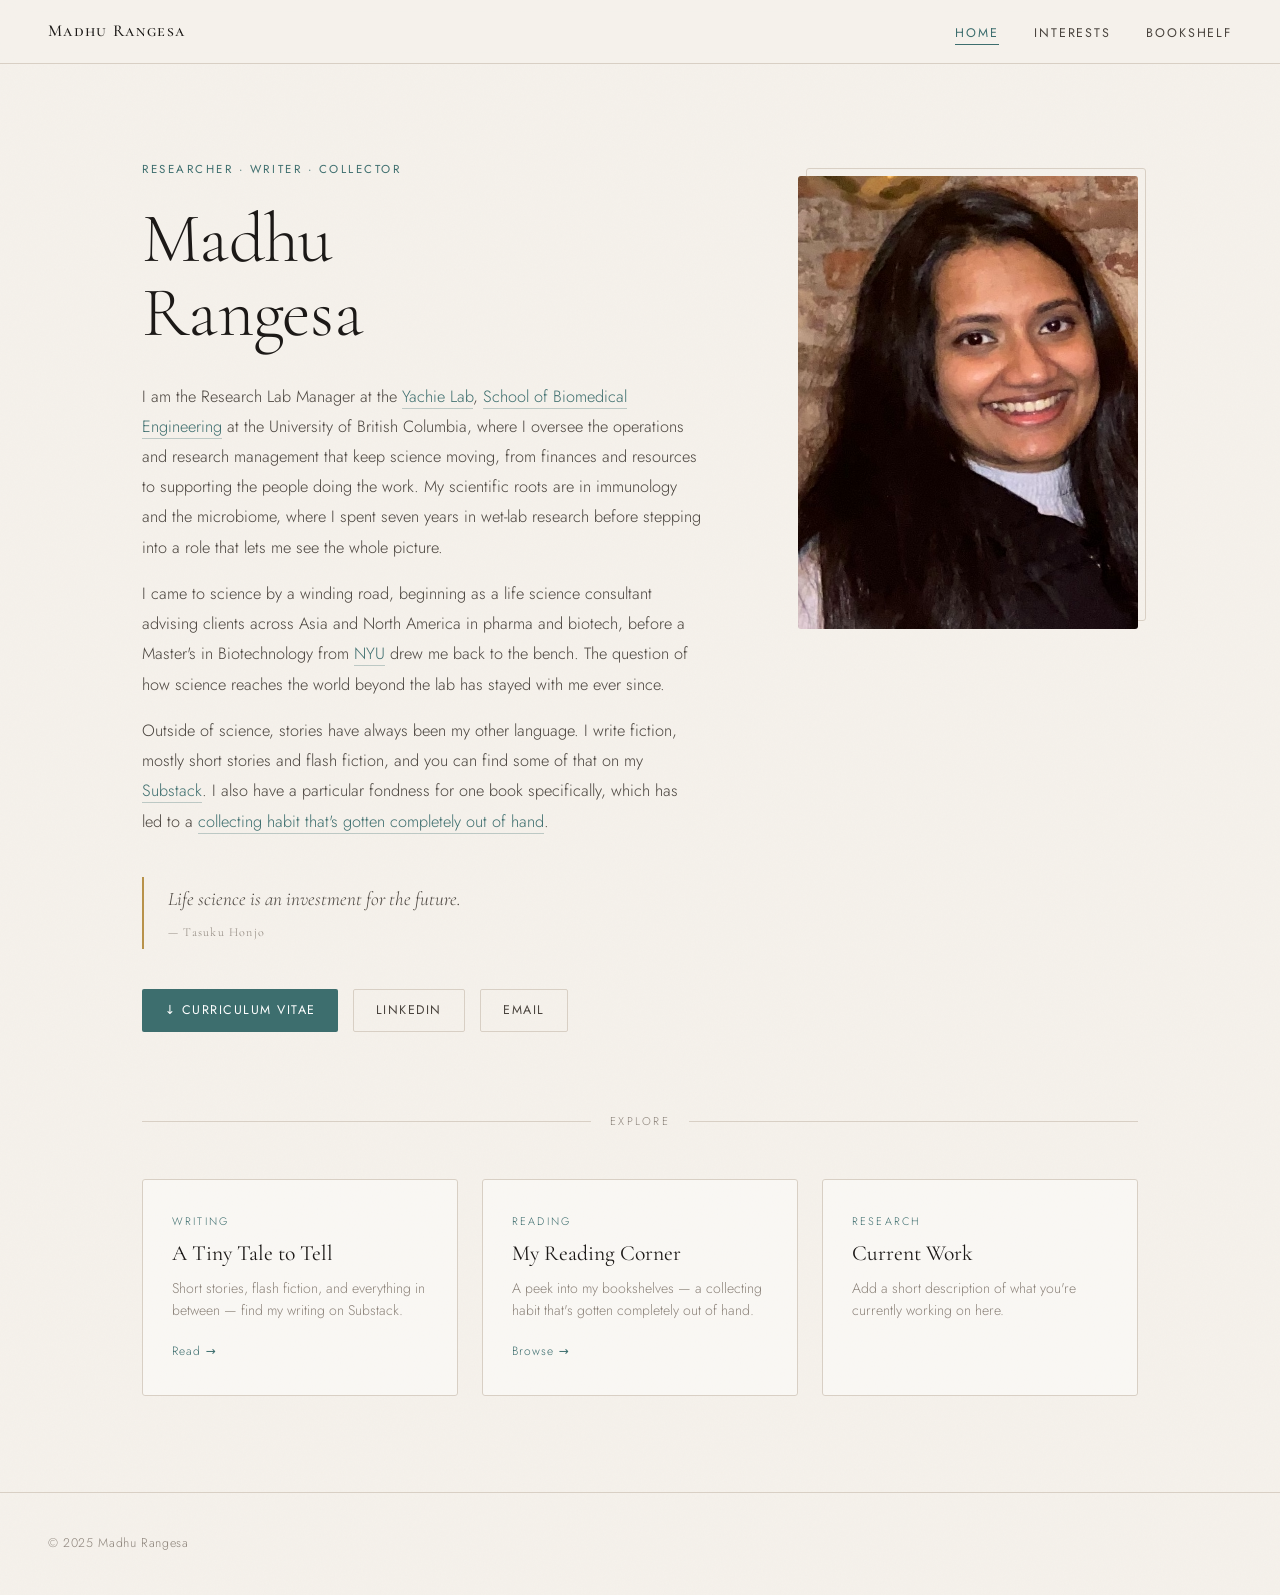
<file: index.html>
<!DOCTYPE html>
<html lang="en">
<head>
  <meta charset="UTF-8">
  <meta name="google-site-verification" content="0gDwXuimiWUgHdA0h2_Zvzl6C08GOpTYfKxrwH_A_04" />
  <meta name="viewport" content="width=device-width, initial-scale=1.0"/>
  <title>Madhu Rangesa</title>
  <link rel="stylesheet" href="style.css"/>
  <style>

    /* ── HERO ── */
    .hero {
      display: grid;
      grid-template-columns: 1fr 340px;
      gap: 5rem;
      align-items: start;
      padding: 6rem 0 5rem;
    }

    .eyebrow {
      font-size: 0.72rem;
      letter-spacing: 0.22em;
      text-transform: uppercase;
      color: var(--teal);
      margin-bottom: 1.4rem;
      font-weight: 400;
    }

    h1 {
      font-family: 'Cormorant Garamond', Georgia, serif;
      font-size: clamp(3rem, 5.5vw, 5rem);
      font-weight: 300;
      line-height: 1.05;
      letter-spacing: -0.01em;
      color: var(--ink);
      margin-bottom: 2rem;
    }

    .bio {
      font-size: 1.02rem;
      color: var(--ink-mid);
      max-width: 560px;
      line-height: 1.85;
    }
    .bio p + p { margin-top: 1em; }
    .bio a {
      color: var(--teal);
      text-decoration: none;
      border-bottom: 1px solid rgba(61,110,110,0.3);
      transition: border-color 0.2s;
    }
    .bio a:hover { border-bottom-color: var(--teal); }

    .hero-links {
      display: flex;
      gap: 0.9rem;
      margin-top: 2.5rem;
      flex-wrap: wrap;
    }

    .btn {
      display: inline-flex;
      align-items: center;
      gap: 0.4rem;
      padding: 0.6rem 1.4rem;
      font-size: 0.78rem;
      font-weight: 400;
      letter-spacing: 0.12em;
      text-transform: uppercase;
      text-decoration: none;
      border-radius: 2px;
      transition: all 0.2s;
    }
    .btn-primary { background: var(--teal); color: #fff; }
    .btn-primary:hover { background: var(--teal-light); }
    .btn-outline { border: 1px solid var(--border); color: var(--ink-mid); }
    .btn-outline:hover { border-color: var(--teal); color: var(--teal); }

    /* photo */
    .hero-photo { position: relative; margin-top: 1rem; }
    .hero-photo img {
      width: 100%;
      aspect-ratio: 3/4;
      object-fit: cover;
      border-radius: 3px;
      display: block;
      filter: sepia(6%) contrast(1.02);
    }
    /* shown when image is missing */
    .photo-placeholder {
      width: 100%;
      aspect-ratio: 3/4;
      background: var(--paper);
      border: 1px dashed var(--border);
      border-radius: 3px;
      display: flex;
      flex-direction: column;
      align-items: center;
      justify-content: center;
      gap: 0.5rem;
      color: var(--ink-light);
      font-size: 0.82rem;
      letter-spacing: 0.06em;
    }
    .photo-placeholder .icon { font-size: 2rem; }
    .hero-photo::before {
      content: '';
      position: absolute;
      inset: -8px -8px 8px 8px;
      border: 1px solid var(--border);
      border-radius: 3px;
      z-index: -1;
    }

    /* ── SECTION DIVIDER ── */
    .divider {
      display: flex;
      align-items: center;
      gap: 1.2rem;
      margin: 0 0 3rem;
      color: var(--ink-light);
      font-size: 0.7rem;
      letter-spacing: 0.2em;
      text-transform: uppercase;
    }
    .divider::before, .divider::after {
      content: '';
      flex: 1;
      height: 1px;
      background: var(--border);
    }

    /* ── CARDS ── */
    .cards {
      display: grid;
      grid-template-columns: repeat(3, 1fr);
      gap: 1.5rem;
      padding-bottom: 6rem;
    }

    .card {
      background: rgba(255,255,255,0.45);
      border: 1px solid var(--border);
      border-radius: 3px;
      padding: 2rem 1.8rem;
      text-decoration: none;
      color: inherit;
      transition: all 0.25s;
      display: block;
    }
    .card:hover {
      background: rgba(255,255,255,0.75);
      border-color: var(--teal-light);
      transform: translateY(-3px);
      box-shadow: 0 8px 24px rgba(61,110,110,0.1);
    }
    .card-tag {
      font-size: 0.68rem;
      letter-spacing: 0.2em;
      text-transform: uppercase;
      color: var(--teal);
      margin-bottom: 0.7rem;
    }
    .card h3 {
      font-family: 'Cormorant Garamond', serif;
      font-size: 1.35rem;
      font-weight: 400;
      color: var(--ink);
      line-height: 1.2;
      margin-bottom: 0.6rem;
    }
    .card p {
      font-size: 0.88rem;
      color: var(--ink-light);
      line-height: 1.6;
    }
    .card-arrow {
      display: inline-block;
      margin-top: 1.2rem;
      font-size: 0.75rem;
      letter-spacing: 0.08em;
      color: var(--teal);
    }

    /* quote */
    blockquote {
      font-family: 'Cormorant Garamond', serif;
      font-size: 1.2rem;
      font-style: italic;
      font-weight: 300;
      color: var(--ink-mid);
      border-left: 2px solid var(--gold);
      padding: 0.4rem 0 0.4rem 1.5rem;
      margin: 2.5rem 0;
      max-width: 560px;
    }
    blockquote cite {
      display: block;
      font-size: 0.76rem;
      font-style: normal;
      letter-spacing: 0.1em;
      color: var(--ink-light);
      margin-top: 0.4rem;
    }

    @media (max-width: 860px) {
      .hero { grid-template-columns: 1fr; gap: 3rem; }
      .hero-photo { max-width: 260px; }
      .cards { grid-template-columns: 1fr; }
    }
  </style>
</head>
<body>

  <nav>
    <a class="nav-logo" href="index.html">Madhu Rangesa</a>
    <ul class="nav-links">
      <li><a href="index.html" class="active">Home</a></li>
      <li><a href="interests.html">Interests</a></li>
      <li><a href="bookshelf.html">Bookshelf</a></li>
    </ul>
  </nav>

  <div class="page-wrap">
    <section class="hero">

      <div class="hero-text fade-in">
        <!-- ✏️ EDIT: Change the subtitle line below -->
        <p class="eyebrow">Researcher · Writer · Collector</p>

        <h1>Madhu<br>Rangesa</h1>

        <!-- ✏️ EDIT: Replace these paragraphs with your own bio -->
        <div class="bio">
          <p>I am the Research Lab Manager at the <a href="https://yachielab.org">Yachie Lab</a>, <a href="https://bme.ubc.ca">School of Biomedical Engineering</a> at the University of British Columbia, where I oversee the operations and research management that keep science moving, from finances and resources to supporting the people doing the work. My scientific roots are in immunology and the microbiome, where I spent seven years in wet-lab research before stepping into a role that lets me see the whole picture.</p>
          <p>I came to science by a winding road, beginning as a life science consultant advising clients across Asia and North America in pharma and biotech, before a Master's in Biotechnology from <a href="https://www.nyu.edu">NYU</a> drew me back to the bench. The question of how science reaches the world beyond the lab has stayed with me ever since.</p>
          <p>Outside of science, stories have always been my other language. I write fiction, mostly short stories and flash fiction, and you can find some of that on my <a href="https://atinytaletotell.substack.com/">Substack</a>. I also have a particular fondness for one book specifically, which has led to a <a href="bookshelf.html">collecting habit that's gotten completely out of hand</a>.</p>
        </div>

        <!-- ✏️ EDIT: Change the quote and attribution if you like -->
        <blockquote>
          Life science is an investment for the future.
          <cite>— Tasuku Honjo</cite>
        </blockquote>

        <div class="hero-links">
          <!-- CV button — links to assets/cv.pdf -->
          <a class="btn btn-primary" href="assets/cv.pdf" target="_blank">
            ↓ Curriculum Vitae
          </a>
          <!-- ✏️ EDIT: Replace with your LinkedIn URL -->
          <a class="btn btn-outline" href="https://www.linkedin.com/in/madhurangesa" target="_blank">
            LinkedIn
          </a>
          <!-- ✏️ EDIT: Replace with your email -->
          <a class="btn btn-outline" href="mailto:madhurangesa@gmail.com">
            Email
          </a>
        </div>
      </div>

      <!-- PHOTO — replace assets/photo.jpg with your own image -->
      <div class="hero-photo fade-in" style="animation-delay:0.15s">
        <img
          src="assets/photo.jpg"
          alt="Madhu Rangesa"
          onerror="this.style.display='none'; document.getElementById('photo-placeholder').style.display='flex';"
        />
        <div class="photo-placeholder" id="photo-placeholder" style="display:none;">
          <span class="icon">🖼</span>
          <span>Add assets/photo.jpg</span>
        </div>
      </div>

    </section>

    <div class="divider">Explore</div>

    <div class="cards">
      <a class="card fade-in" href="interests.html" style="animation-delay:0.1s">
        <div class="card-tag">Writing</div>
        <h3>A Tiny Tale to Tell</h3>
        <p>Short stories, flash fiction, and everything in between — find my writing on Substack.</p>
        <span class="card-arrow">Read →</span>
      </a>

      <a class="card fade-in" href="bookshelf.html" style="animation-delay:0.2s">
        <div class="card-tag">Reading</div>
        <h3>My Reading Corner</h3>
        <p>A peek into my bookshelves — a collecting habit that's gotten completely out of hand.</p>
        <span class="card-arrow">Browse →</span>
      </a>

      <!-- ✏️ EDIT: Change this card to link to your research / current role -->
      <div class="card fade-in" style="animation-delay:0.3s; cursor:default;">
        <div class="card-tag">Research</div>
        <h3>Current Work</h3>
        <!-- ✏️ EDIT: Describe your current research or role here -->
        <p>Add a short description of what you're currently working on here.</p>
      </div>
    </div>

  </div>

  <footer>
    <span>© 2025 Madhu Rangesa</span>
  </footer>

  <script defer src="https://cdn.vercel-insights.com/v1/script.js"></script>
</body>
</html>
</file>
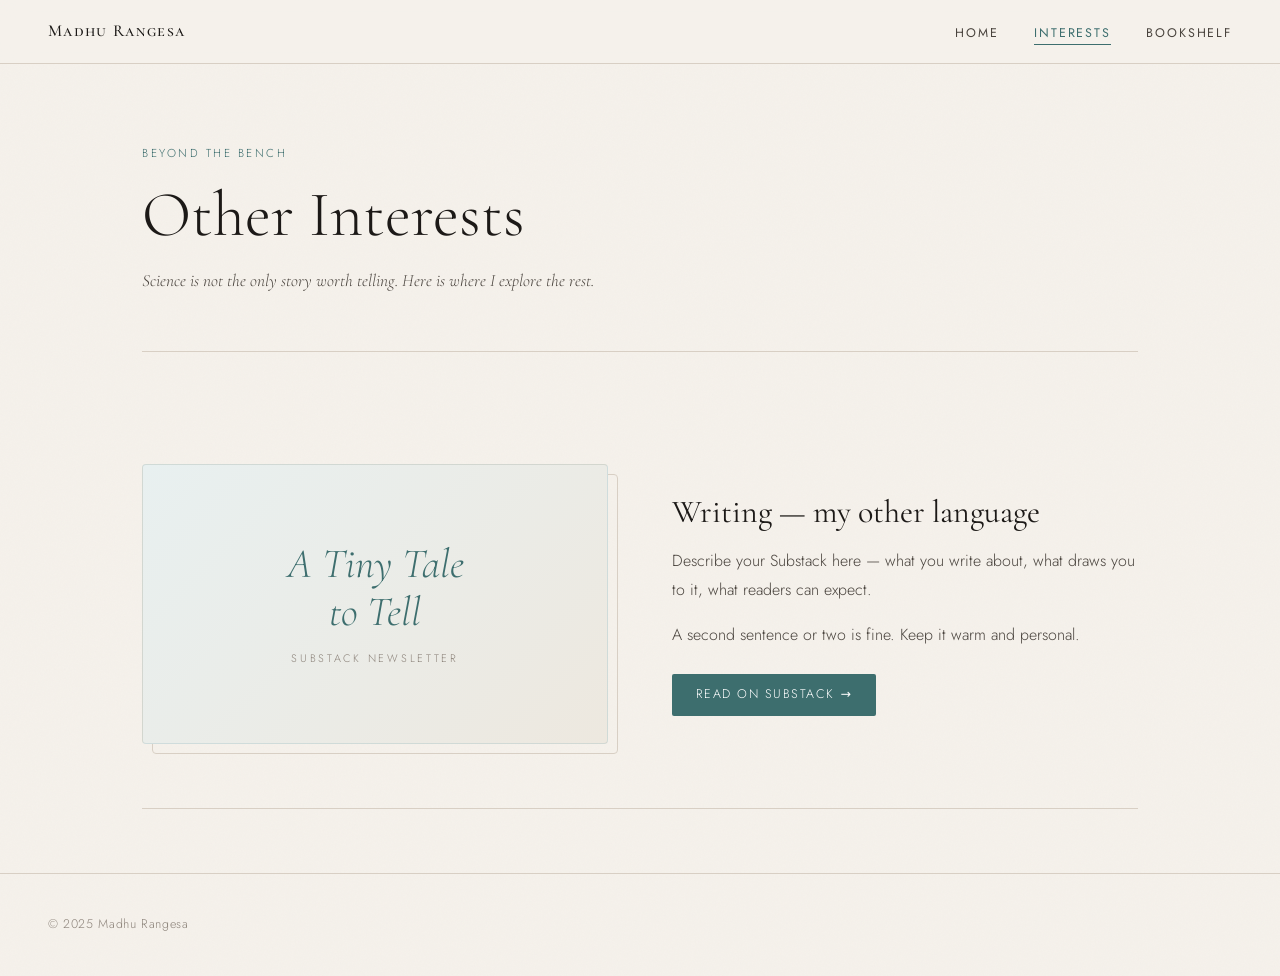
<file: interests.html>
<!DOCTYPE html>
<html lang="en">
<head>
  <meta charset="UTF-8"/>
  <meta name="viewport" content="width=device-width, initial-scale=1.0"/>
  <title>Other Interests — Madhu Rangesa</title>
  <link rel="stylesheet" href="style.css"/>
  <style>

    .page-header {
      padding: 5rem 0 3.5rem;
      border-bottom: 1px solid var(--border);
      margin-bottom: 4rem;
    }
    .page-header .eyebrow {
      font-size: 0.72rem;
      letter-spacing: 0.22em;
      text-transform: uppercase;
      color: var(--teal);
      margin-bottom: 1rem;
    }
    .page-header h1 {
      font-family: 'Cormorant Garamond', serif;
      font-size: clamp(2.5rem, 5vw, 4rem);
      font-weight: 300;
      line-height: 1.1;
      color: var(--ink);
      margin-bottom: 1rem;
    }
    .page-header .lead {
      font-family: 'Cormorant Garamond', serif;
      font-size: 1.08rem;
      font-style: italic;
      color: var(--ink-mid);
      max-width: 560px;
    }

    /* ── SUBSTACK FEATURE ── */
    .substack-feature {
      display: grid;
      grid-template-columns: 1fr 1fr;
      gap: 4rem;
      align-items: center;
      padding: 3rem 0 4rem;
      border-bottom: 1px solid var(--border);
      margin-bottom: 4rem;
    }

    .substack-art { position: relative; }
    .substack-art .art-bg {
      background: linear-gradient(135deg, var(--teal-faint) 0%, var(--paper) 100%);
      border-radius: 4px;
      padding: 3rem;
      display: flex;
      flex-direction: column;
      align-items: center;
      justify-content: center;
      min-height: 280px;
      border: 1px solid rgba(61,110,110,0.15);
    }
    .substack-title {
      font-family: 'Cormorant Garamond', serif;
      font-size: 2.6rem;
      font-weight: 300;
      font-style: italic;
      color: var(--teal);
      line-height: 1.15;
      text-align: center;
    }
    .substack-label {
      font-size: 0.68rem;
      letter-spacing: 0.25em;
      text-transform: uppercase;
      color: var(--ink-light);
      margin-top: 0.8rem;
    }
    .substack-art::after {
      content: '';
      position: absolute;
      inset: 10px -10px -10px 10px;
      border: 1px solid var(--border);
      border-radius: 4px;
      z-index: -1;
    }

    .substack-content h2 {
      font-family: 'Cormorant Garamond', serif;
      font-size: 2rem;
      font-weight: 400;
      color: var(--ink);
      line-height: 1.2;
      margin-bottom: 1rem;
    }
    .substack-content p {
      color: var(--ink-mid);
      line-height: 1.8;
      margin-bottom: 1rem;
      font-size: 1rem;
    }
    .btn {
      display: inline-flex;
      align-items: center;
      gap: 0.5rem;
      padding: 0.65rem 1.5rem;
      background: var(--teal);
      color: #fff;
      text-decoration: none;
      font-size: 0.78rem;
      letter-spacing: 0.12em;
      text-transform: uppercase;
      border-radius: 2px;
      transition: background 0.2s;
      margin-top: 0.5rem;
    }
    .btn:hover { background: var(--teal-light); }

    /* ── INTEREST TILES ── */
    .interests-grid {
      display: grid;
      grid-template-columns: repeat(2, 1fr);
      gap: 1.5rem;
      padding-bottom: 6rem;
    }

    .interest-tile {
      background: rgba(255,255,255,0.4);
      border: 1px solid var(--border);
      border-radius: 3px;
      padding: 2rem;
    }
    .interest-tile .icon { font-size: 1.6rem; margin-bottom: 1rem; display: block; }
    .interest-tile h3 {
      font-family: 'Cormorant Garamond', serif;
      font-size: 1.25rem;
      font-weight: 400;
      color: var(--ink);
      margin-bottom: 0.5rem;
    }
    .interest-tile p {
      font-size: 0.9rem;
      color: var(--ink-light);
      line-height: 1.65;
    }
    .interest-tile a {
      display: inline-block;
      margin-top: 0.8rem;
      font-size: 0.78rem;
      letter-spacing: 0.08em;
      color: var(--teal);
      text-decoration: none;
    }
    .interest-tile a:hover { text-decoration: underline; }

    @media (max-width: 720px) {
      .substack-feature { grid-template-columns: 1fr; gap: 2.5rem; }
      .interests-grid { grid-template-columns: 1fr; }
    }
  </style>
</head>
<body>

  <nav>
    <a class="nav-logo" href="index.html">Madhu Rangesa</a>
    <ul class="nav-links">
      <li><a href="index.html">Home</a></li>
      <li><a href="interests.html" class="active">Interests</a></li>
      <li><a href="bookshelf.html">Bookshelf</a></li>
    </ul>
  </nav>

  <div class="page-wrap">

    <header class="page-header fade-in">
      <p class="eyebrow">Beyond the Bench</p>
      <h1>Other Interests</h1>
      <!-- ✏️ EDIT: Change this subtitle if you like -->
      <p class="lead">Science is not the only story worth telling. Here is where I explore the rest.</p>
    </header>

    <!-- ── SUBSTACK SECTION ── -->
    <section class="substack-feature">

      <div class="substack-art fade-in" style="animation-delay:0.1s">
        <div class="art-bg">
          <!-- ✏️ EDIT: Change this to match your Substack name -->
          <div class="substack-title">A Tiny Tale<br>to Tell</div>
          <div class="substack-label">Substack Newsletter</div>
        </div>
      </div>

      <div class="substack-content fade-in" style="animation-delay:0.2s">
        <!-- ✏️ EDIT: Update heading and paragraphs about your writing -->
        <h2>Writing — my other language</h2>
        <p>
          Describe your Substack here — what you write about, what draws you to it,
          what readers can expect.
        </p>
        <p>
          A second sentence or two is fine. Keep it warm and personal.
        </p>
        <!-- ✏️ EDIT: Replace with your actual Substack URL -->
        <a class="btn" href="https://atinytaletotell.substack.com/" target="_blank">
          Read on Substack →
        </a>
      </div>

    </section>

  </div>

  <footer>
    <span>© 2025 Madhu Rangesa</span>
  </footer>

  <script defer src="https://cdn.vercel-insights.com/v1/script.js"></script>
</body>
</html>
</file>
<file: style.css>
/* ─────────────────────────────────────────────
   madhurangesa.com  ·  shared stylesheet
   ───────────────────────────────────────────── */

@import url('https://fonts.googleapis.com/css2?family=Cormorant+Garamond:ital,wght@0,300;0,400;0,500;0,600;1,300;1,400;1,500&family=Cormorant+SC:wght@400;500&family=Jost:wght@300;400;500&display=swap');

*, *::before, *::after { box-sizing: border-box; margin: 0; padding: 0; }

:root {
  --bg:          #f5f1eb;
  --paper:       #ede8df;
  --ink:         #1c1917;
  --ink-mid:     #4a443e;
  --ink-light:   #8c837a;
  --teal:        #3d6e6e;
  --teal-light:  #5a9090;
  --teal-faint:  #e8f0f0;
  --rose:        #a85858;
  --gold:        #b8924a;
  --border:      #d8cfc4;
  --nav-h:       64px;
}

html { scroll-behavior: smooth; }

body {
  background: var(--bg);
  color: var(--ink);
  font-family: 'Jost', system-ui, sans-serif;
  font-size: 16px;
  font-weight: 300;
  line-height: 1.7;
  min-height: 100vh;
  background-image:
    url("data:image/svg+xml,%3Csvg xmlns='http://www.w3.org/2000/svg' width='400' height='400'%3E%3Cfilter id='n'%3E%3CfeTurbulence type='fractalNoise' baseFrequency='0.65' numOctaves='4' stitchTiles='stitch'/%3E%3C/filter%3E%3Crect width='400' height='400' filter='url(%23n)' opacity='0.022'/%3E%3C/svg%3E");
}

/* ── NAV ── */
nav {
  position: sticky;
  top: 0;
  z-index: 100;
  height: var(--nav-h);
  display: flex;
  align-items: center;
  justify-content: space-between;
  padding: 0 3rem;
  background: rgba(245,241,235,0.92);
  backdrop-filter: blur(12px);
  border-bottom: 1px solid var(--border);
}

.nav-logo {
  font-family: 'Cormorant SC', serif;
  font-size: 1.05rem;
  font-weight: 500;
  letter-spacing: 0.08em;
  color: var(--ink);
  text-decoration: none;
  transition: color 0.2s;
}
.nav-logo:hover { color: var(--teal); }

.nav-links {
  display: flex;
  gap: 2.2rem;
  list-style: none;
}
.nav-links a {
  font-family: 'Jost', sans-serif;
  font-size: 0.78rem;
  font-weight: 400;
  letter-spacing: 0.15em;
  text-transform: uppercase;
  color: var(--ink-mid);
  text-decoration: none;
  padding-bottom: 2px;
  border-bottom: 1px solid transparent;
  transition: color 0.2s, border-color 0.2s;
}
.nav-links a:hover,
.nav-links a.active {
  color: var(--teal);
  border-bottom-color: var(--teal);
}

/* ── FOOTER ── */
footer {
  border-top: 1px solid var(--border);
  padding: 2.5rem 3rem;
  display: flex;
  justify-content: space-between;
  align-items: center;
  font-size: 0.78rem;
  color: var(--ink-light);
  letter-spacing: 0.05em;
}
footer a { color: inherit; text-decoration: none; transition: color 0.2s; }
footer a:hover { color: var(--teal); }

/* ── UTILITY ── */
.page-wrap {
  max-width: 1060px;
  margin: 0 auto;
  padding: 0 2rem;
}

.serif { font-family: 'Cormorant Garamond', Georgia, serif; }

a { color: var(--teal); }
strong { font-weight: 500; }

/* ── FADE-IN ── */
.fade-in {
  opacity: 0;
  transform: translateY(16px);
  animation: fadeUp 0.6s ease forwards;
}
@keyframes fadeUp { to { opacity: 1; transform: none; } }

/* ── FEATURED EDITION (bookshelf page) ── */
.collection-intro {
  display: grid;
  grid-template-columns: 1fr 200px;
  gap: 3rem;
  align-items: start;
  margin-bottom: 3.5rem;
  padding-bottom: 3rem;
  border-bottom: 1px solid var(--border);
}

.collection-story p {
  font-size: 1rem;
  color: var(--ink-mid);
  line-height: 1.85;
  margin-bottom: 1em;
}
.collection-story p:last-child { margin-bottom: 0; }

.featured-edition { text-align: center; }

.featured-cover {
  position: relative;
  width: 100%;
  padding-bottom: 148%;
  background: var(--paper);
  border-radius: 2px 3px 3px 2px;
  box-shadow:
    -4px 0 0 0 rgba(0,0,0,0.15),
    -7px 3px 12px rgba(28,25,23,0.2),
     3px 6px 18px rgba(28,25,23,0.15);
  overflow: hidden;
  margin-bottom: 0.9rem;
}
.featured-cover::before {
  content: '';
  position: absolute;
  inset: 0 auto 0 0;
  width: 6px;
  background: linear-gradient(180deg,rgba(0,0,0,0.16),rgba(0,0,0,0.05) 50%,rgba(0,0,0,0.16));
  z-index: 2;
}
.featured-cover img {
  position: absolute;
  inset: 0;
  width: 100%;
  height: 100%;
  object-fit: cover;
}
.featured-cover .cover-ph {
  position: absolute;
  inset: 0;
  display: none;
  flex-direction: column;
  align-items: center;
  justify-content: center;
  padding: 1rem 0.75rem;
  text-align: center;
  background: linear-gradient(150deg, var(--paper) 0%, #e4dccc 100%);
}
.featured-cover .cover-ph .ph-title {
  font-family: 'Cormorant Garamond', serif;
  font-size: 0.75rem;
  font-style: italic;
  color: var(--ink-mid);
  line-height: 1.3;
}
.featured-cover .cover-ph .ph-rule {
  width: 24px; height: 1px;
  background: var(--gold);
  margin: 0.45rem auto;
  opacity: 0.7;
}
.featured-cover .cover-ph .ph-pub {
  font-size: 0.65rem;
  color: var(--ink-light);
  letter-spacing: 0.08em;
}

.featured-label {
  font-family: 'Cormorant Garamond', serif;
  font-size: 0.9rem;
  font-style: italic;
  color: var(--ink);
  margin-bottom: 0.25rem;
}
.featured-sub {
  font-size: 0.72rem;
  color: var(--ink-light);
  letter-spacing: 0.04em;
  line-height: 1.5;
}

/* ── MOBILE ── */
@media (max-width: 720px) {
  .collection-intro {
    grid-template-columns: 1fr;
  }
  .featured-edition {
    max-width: 160px;
  }
}

@media (max-width: 600px) {
  nav { padding: 0 1.2rem; }
  .nav-links { gap: 1.2rem; }
  footer { flex-direction: column; gap: 0.5rem; text-align: center; }
}
</file>
